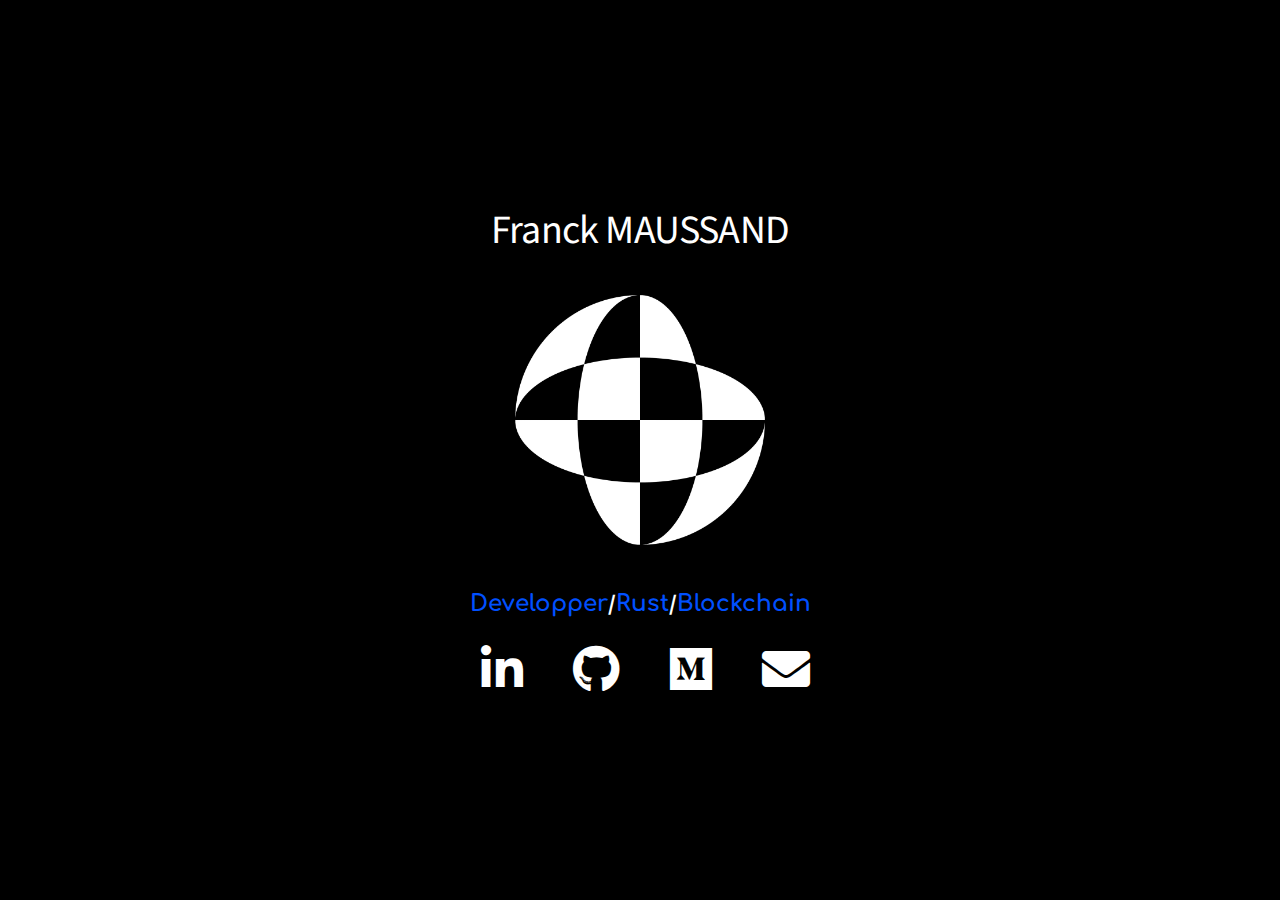
<file: index.html>
<!DOCTYPE html>
<html lang="en">
  <head>
    <meta charset="UTF-8" />
    <meta name="viewport" content="width=device-width, initial-scale=1.0" />
    <title>Franck MAUSSAND</title>
    <link rel="icon" href="icons/favicon-16x16.png  " />
    <link rel="stylesheet" href="icons/font-awesome/css/all.css" />
    <link rel="stylesheet" href="styles/main.css" />
  </head>
  <body>
    <div class="content-wrapper">
      </p>
        <h3>Franck MAUSSAND</h3>
      </br>
      </br>
      <img src="logo.png" widht="250" height="250">
      </p>
      </br>
      <p>
        <!-- Developer&nbsp;<span class="divider">|</span>&nbsp;Rust&nbsp;<span class="divider">|</span>&nbsp;Blockchain -->
        Developper<span class="divider">/</span>Rust<span class="divider">/</span>Blockchain
      </p>
      &nbsp;
      <a href="https://www.linkedin.com/in/franckmaussand/" title="❯ LinkedIn">
        <i class="icon fab fa-linkedin-in fa-3x"></i>
      </a>
      &nbsp;&nbsp;
      <a href="https://github.com/Laugharne" title="❯ GitHub">
        <i class="icon fab fa-github fa-3x"></i>
      </a>
      &nbsp;&nbsp;
      <a href="https://medium.com/@franck.maussand" title="❯ Medium">
        <i class="icon fab fa-medium fa-3x"></i>
      </a>
      &nbsp;&nbsp;
      <a href="mailto:franck@maussand.net" title="❯ Email">
        <i class="icon fas fa-envelope fa-3x"></i>
      </a>
    </div>
  </body>
</html>
</file>
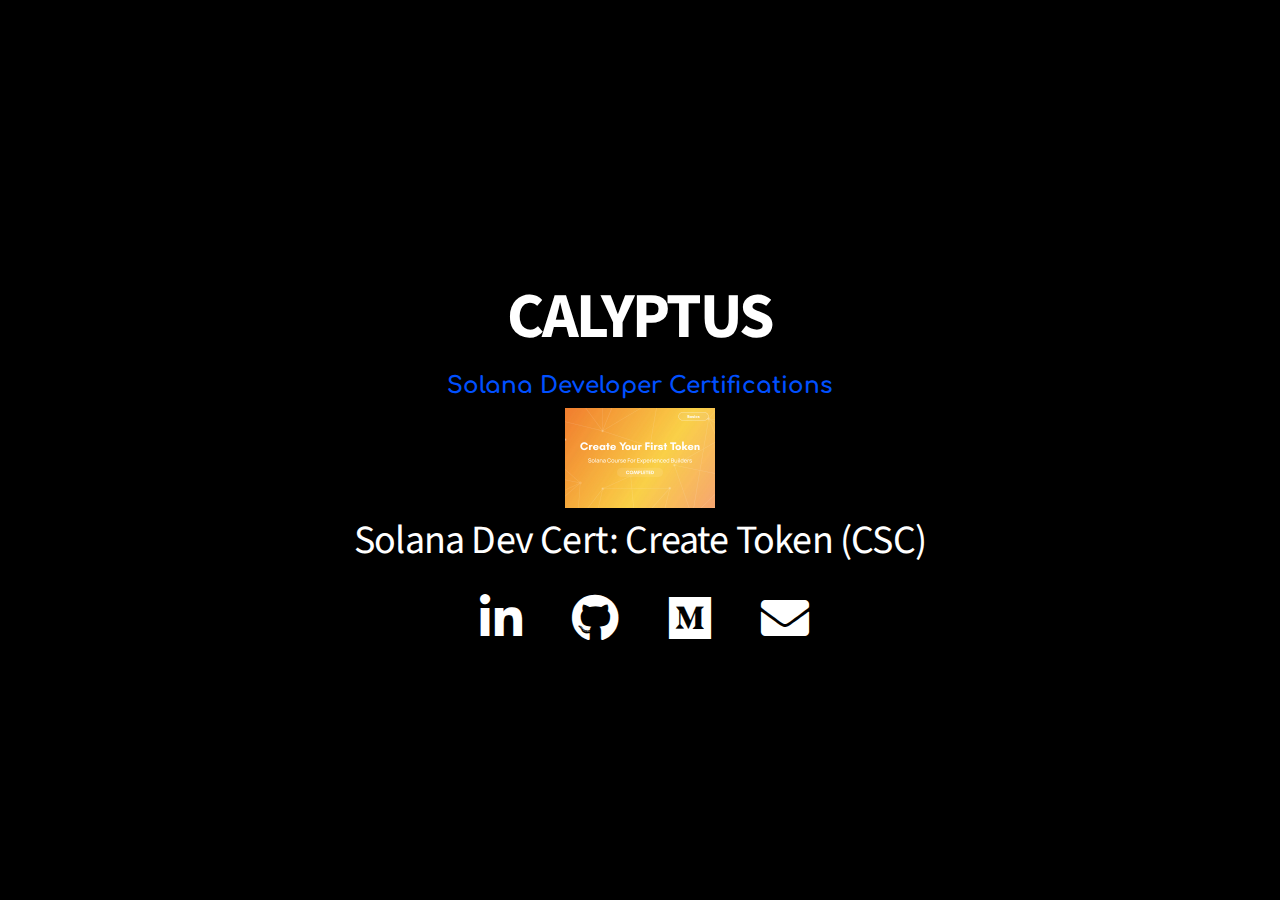
<file: calyptus/index.html>
<!DOCTYPE html>
<html lang="en">
  <head>
    <meta charset="UTF-8" />
    <meta name="viewport" content="width=device-width, initial-scale=1.0" />
    <title>Franck MAUSSAND</title>
    <link rel="icon" href="../icons/favicon-16x16.png  " />
    <link rel="stylesheet" href="../icons/font-awesome/css/all.css" />
    <link rel="stylesheet" href="../styles/main.css" />
  </head>
  <body>
    <div class="content-wrapper">
      </br>
      <p>
      <h2>CALYPTUS</h2>
      </p>
      <p>
        Solana Developer Certifications
      </p>
      <p>
        <div>
          <a href="https://solscan.io/token/B94zKfQDF1ETFxvJoxW5gy12bPt4122MqfqifFUJWFbT">
            <img src="2933ffa6-b146-4776-ac3e-58d1a4d674ce.jpeg" widht="150" height="100">
          </a>
          </br>
          <h3>Solana Dev Cert: Create Token (CSC)</h3>
        </div>
      </p>
      &nbsp;
      <!-- <a href="https://twitter.com/madzadev">
        <i class="icon fab fa-twitter fa-3x"></i>
      </a>&nbsp;&nbsp;  -->
      <a href="https://www.linkedin.com/in/franckmaussand/">
        <i class="icon fab fa-linkedin-in fa-3x"></i>
      </a>
      &nbsp;&nbsp;
      <a href="https://github.com/Laugharne">
        <i class="icon fab fa-github fa-3x"></i>
      </a>
      &nbsp;&nbsp;
      <a href="https://medium.com/@franck.maussand">
        <i class="icon fab fa-medium fa-3x"></i>
      </a>
      &nbsp;&nbsp;
      <a href="mailto:franck@maussand.net">
        <i class="icon fas fa-envelope fa-3x"></i>
      </a>
    </div>
  </body>
</html>
</file>
<file: styles/main.css>
@import url("https://fonts.googleapis.com/css2?family=Comfortaa:wght@700&family=Source+Sans+Pro:wght@900&display=swap");

* {
  margin: 0;
  padding: 0;
  text-decoration: none;
}

body {
  display: flex;
  justify-content: center;
  align-items: center;
  height: 100vh;
  background-color: black;
  color: rgb(64, 64, 255);
  font-family: "Comfortaa", cursive;
}

.content-wrapper {
  text-align: center;
}

h1 {
  color: white;
  font-family: "Source Sans Pro", sans-serif;
  font-size: 5em;
  letter-spacing: -0.04em;
}


h2 {
  color: white;
  font-family: "Source Sans Pro", sans-serif;
  font-size: 4em;
  letter-spacing: -0.04em;
}

h3 {
  color: rgb(64, 64, 255);
  color: white; 
  font-weight: normal;
  font-family: "Source Sans Pro", sans-serif;
  font-size: 2.5em;
  letter-spacing: -0.02em;
}

p {
  color: rgb(00, 80, 255);
  /* color: rgb(98, 0, 255); */
  font-family: "Comfortaa", cursive;
  font-size: 1.44em;
  margin: 10px 0;
  font-weight: bold;
}

.divider {
  font-family: "Source Sans Pro", sans-serif;
  color: white;
}

.icon {
  color: white;
  padding: 15px;
  border-radius: 50%;
}

.icon:hover {
  cursor: pointer;
  background-color: rgb(45, 45, 45);
}
</file>
